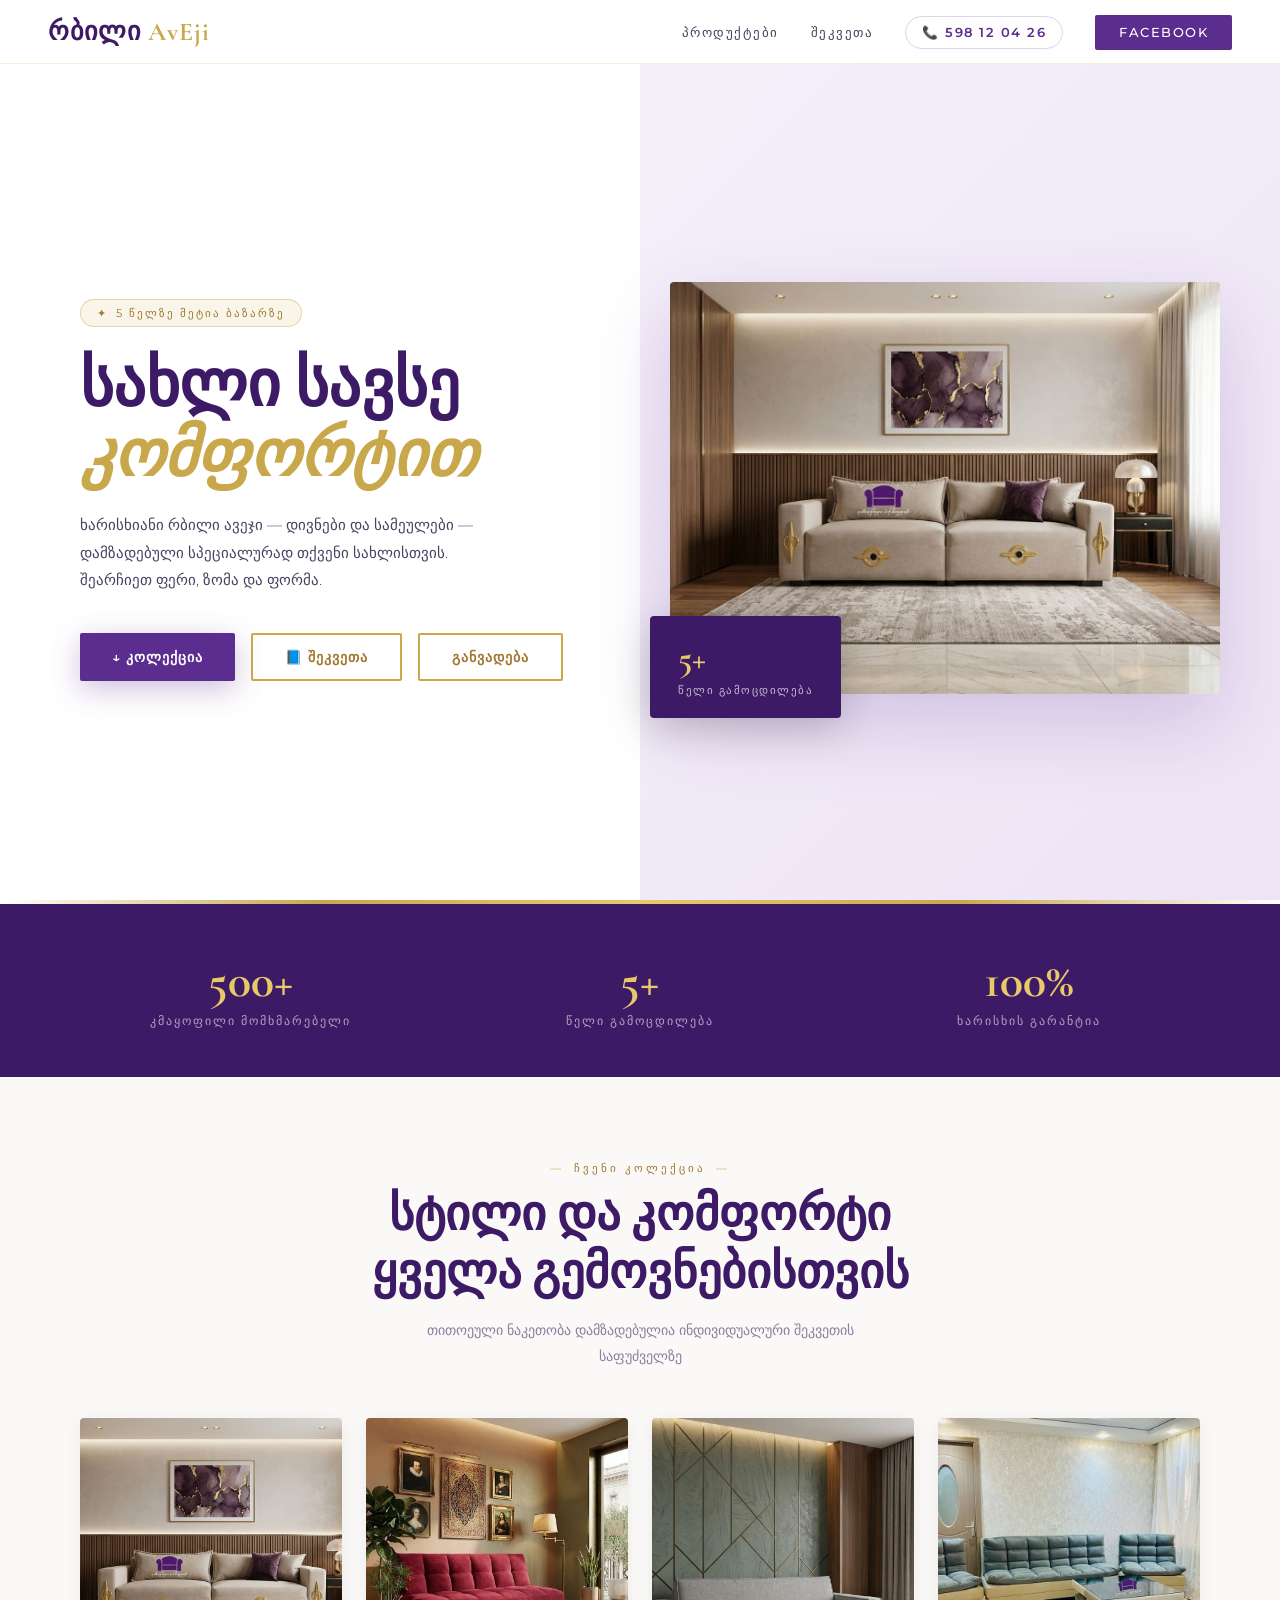
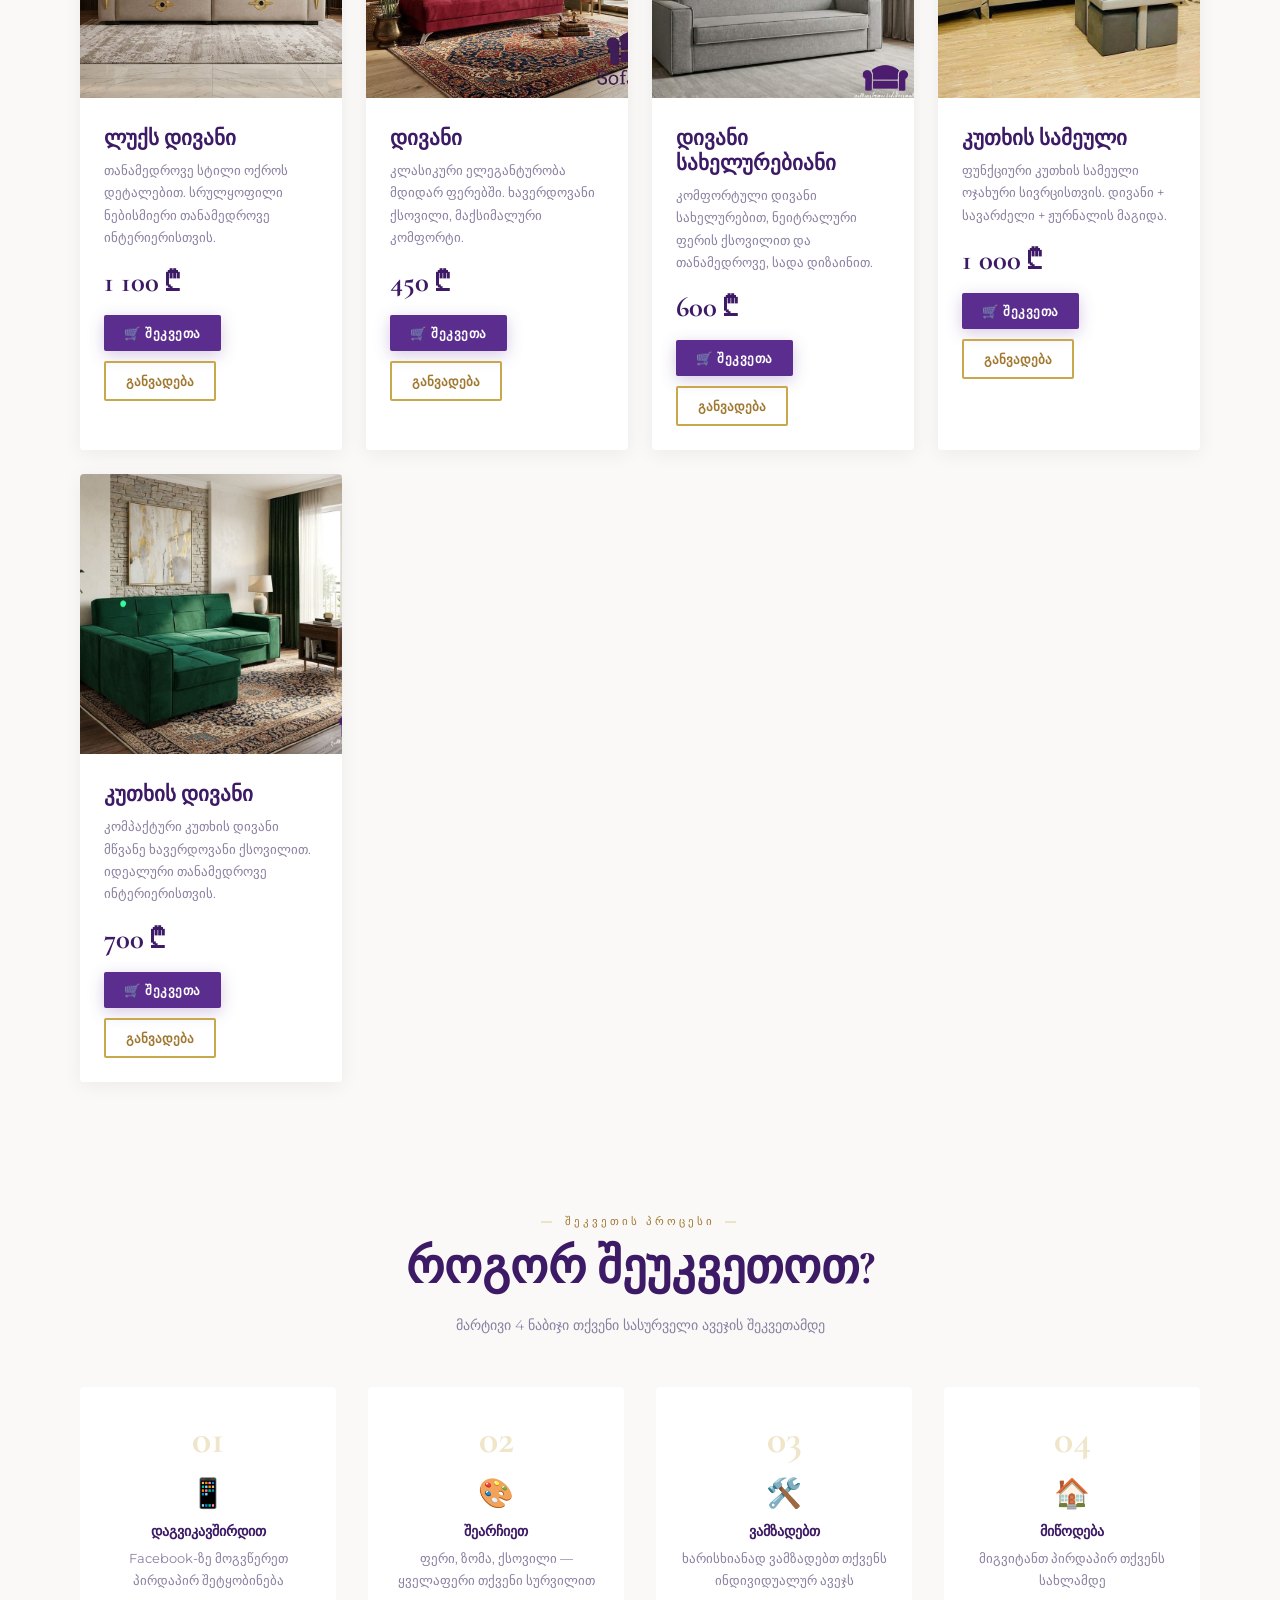
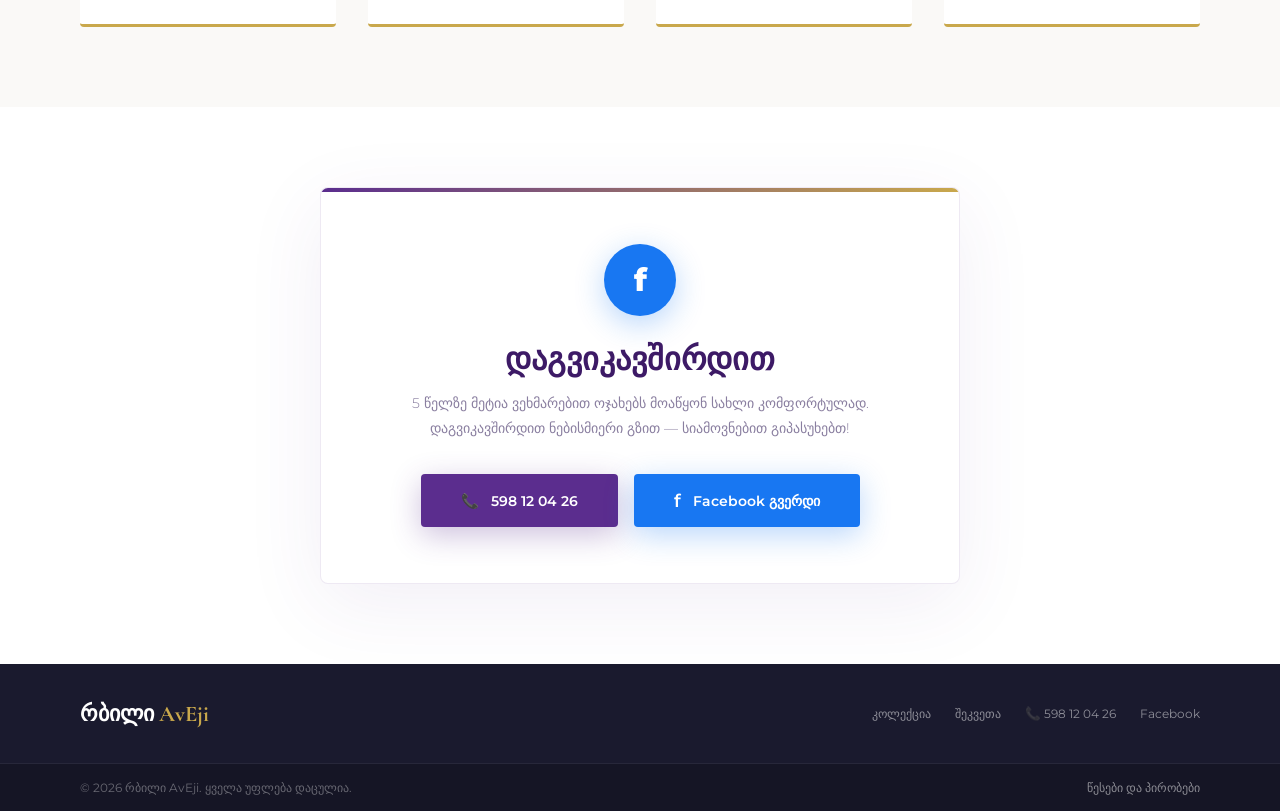
<file: index.html>
<!DOCTYPE html>
<html lang="ka">
<head>
  <meta charset="UTF-8">
  <meta name="viewport" content="width=device-width, initial-scale=1.0">
  <meta name="description" content="რბილი AvEji — ხარისხიანი დივნები და სამეულები. 5 წელზე მეტი გამოცდილება. შეკვეთა Facebook-ზე.">
  <title>რბილი AvEji — დივნები & სამეულები</title>

  <!-- Google Fonts -->
  <link href="https://fonts.googleapis.com/css2?family=Cormorant+Garamond:ital,wght@0,400;0,600;0,700;1,400&family=Montserrat:wght@300;400;500;600&display=swap" rel="stylesheet">

  <!-- Stylesheet -->
  <link rel="stylesheet" href="style.css">
</head>
<body>

<!-- ════════════ NAVBAR ════════════ -->
<nav>
  <a href="#" class="nav-logo">რბილი<span> AvEji</span></a>
  <ul class="nav-links">
    <li><a href="#products">პროდუქტები</a></li>
    <li><a href="#how">შეკვეთა</a></li>
    
    <li><a href="tel:+995598120426" class="nav-phone">📞 598 12 04 26</a></li>
    <li><a href="https://www.facebook.com/profile.php?id=100077737552645" target="_blank" class="nav-cta">Facebook</a></li>
  </ul>
  <!-- Mobile hamburger -->
  <div class="hamburger">
    <span></span><span></span><span></span>
  </div>
</nav>

<!-- Mobile nav menu -->
<div class="mobile-menu">
  <a href="#products">პროდუქტები</a>
  <a href="#how">შეკვეთის პროცესი</a>
  
  <a href="tel:+995598120426">📞 598 12 04 26</a>
  <a href="https://www.facebook.com/profile.php?id=100077737552645" target="_blank">📘 Facebook გვერდი</a>
</div>


<!-- ════════════ HERO ════════════ -->
<section class="hero">
  <div class="hero-text">
    <div class="hero-badge">5 წელზე მეტია ბაზარზე</div>
    <h1 class="hero-title">
      სახლი სავსე<br>
      <span class="accent">კომფორტით</span>
    </h1>
    <p class="hero-subtitle">
      ხარისხიანი რბილი ავეჯი — დივნები და სამეულები — დამზადებული
      სპეციალურად თქვენი სახლისთვის. შეარჩიეთ ფერი, ზომა და ფორმა.
    </p>
    <div class="hero-btns">
      <a href="#products" class="btn-primary">↓ კოლექცია</a>
      <a href="https://www.facebook.com/profile.php?id=100077737552645" target="_blank" class="btn-secondary">📘 შეკვეთა</a>
      <a href="installment.html" class="btn-secondary">განვადება</a>
    </div>
  </div>
  <div class="hero-image">
    <div class="hero-img-wrap">
      <img src="sofa-luxury.jpg" alt="ლუქს დივანი">
      <div class="hero-img-badge">
        <span class="num">5+</span>
        <span class="label">წელი გამოცდილება</span>
      </div>
    </div>
  </div>
</section>

<!-- Gold divider -->
<div class="gold-divider"></div>


<!-- ════════════ STATS ════════════ -->
<section class="stats">
  <div class="reveal" data-delay="0">
    <span class="stat-num">500+</span>
    <span class="stat-label">კმაყოფილი მომხმარებელი</span>
  </div>
  <div class="reveal" data-delay="150">
    <span class="stat-num">5+</span>
    <span class="stat-label">წელი გამოცდილება</span>
  </div>
  <div class="reveal" data-delay="300">
    <span class="stat-num">100%</span>
    <span class="stat-label">ხარისხის გარანტია</span>
  </div>
</section>


<!-- ════════════ PRODUCTS ════════════ -->
<section class="products" id="products">
  <div class="section-header reveal">
    <div class="section-tag">ჩვენი კოლექცია</div>
    <h2 class="section-title">სტილი და კომფორტი<br>ყველა გემოვნებისთვის</h2>
    <p class="section-subtitle">თითოეული ნაკეთობა დამზადებულია ინდივიდუალური შეკვეთის საფუძველზე</p>
  </div>
  <div class="products-grid">
    <div class="product-card reveal" data-delay="0">
      <img src="sofa-luxury.jpg" alt="ლუქს დივანი">
      <div class="product-info">
        <div class="product-name">ლუქს დივანი</div>
        <p class="product-desc">თანამედროვე სტილი ოქროს დეტალებით. სრულყოფილი ნებისმიერი თანამედროვე ინტერიერისთვის.</p>
        <div class="product-price">1 100 ₾</div>
        <div class="product-btns">
          <a href="https://www.facebook.com/profile.php?id=100077737552645" target="_blank" class="btn-buy">🛒 შეკვეთა</a>
          <a href="installment.html" class="btn-installment">განვადება</a>
        </div>
      </div>
    </div>
    <div class="product-card reveal" data-delay="150">
      <img src="sofa-classic.jpg" alt="დივანი">
      <div class="product-info">
        <div class="product-name">დივანი</div>
        <p class="product-desc">კლასიკური ელეგანტურობა მდიდარ ფერებში. ხავერდოვანი ქსოვილი, მაქსიმალური კომფორტი.</p>
        <div class="product-price">450 ₾</div>
        <div class="product-btns">
          <a href="https://www.facebook.com/profile.php?id=100077737552645" target="_blank" class="btn-buy">🛒 შეკვეთა</a>
          <a href="installment.html" class="btn-installment">განვადება</a>
        </div>
      </div>
    </div>
    <div class="product-card reveal" data-delay="300">
      <img src="sofa-with-arms.jfif" alt="დივანი სახელურებიანი">
      <div class="product-info">
        <div class="product-name">დივანი სახელურებიანი</div>
        <p class="product-desc">კომფორტული დივანი სახელურებით, ნეიტრალური ფერის ქსოვილით და თანამედროვე, სადა დიზაინით.</p>
        <div class="product-price">600 ₾</div>
        <div class="product-btns">
          <a href="https://www.facebook.com/profile.php?id=100077737552645" target="_blank" class="btn-buy">🛒 შეკვეთა</a>
          <a href="installment.html" class="btn-installment">განვადება</a>
        </div>
      </div>
    </div>
    <div class="product-card reveal" data-delay="450">
      <img src="sofa-corner.jpg" alt="კუთხის სამეული">
      <div class="product-info">
        <div class="product-name">კუთხის სამეული</div>
        <p class="product-desc">ფუნქციური კუთხის სამეული ოჯახური სივრცისთვის. დივანი + სავარძელი + ჟურნალის მაგიდა.</p>
        <div class="product-price">1 000 ₾</div>
        <div class="product-btns">
          <a href="https://www.facebook.com/profile.php?id=100077737552645" target="_blank" class="btn-buy">🛒 შეკვეთა</a>
          <a href="installment.html" class="btn-installment">განვადება</a>
        </div>
      </div>
    </div>
    <div class="product-card reveal" data-delay="600">
      <img src="sofa-corner-green.jpg" alt="კუთხის დივანი">
      <div class="product-info">
        <div class="product-name">კუთხის დივანი</div>
        <p class="product-desc">კომპაქტური კუთხის დივანი მწვანე ხავერდოვანი ქსოვილით. იდეალური თანამედროვე ინტერიერისთვის.</p>
        <div class="product-price">700 ₾</div>
        <div class="product-btns">
          <a href="https://www.facebook.com/profile.php?id=100077737552645" target="_blank" class="btn-buy">🛒 შეკვეთა</a>
          <a href="installment.html" class="btn-installment">განვადება</a>
        </div>
      </div>
    </div>
    <div class="product-card reveal" data-delay="750">
      <img src="coner-sofa.jpeg" alt="სამეული">
      <div class="product-info">
        <div class="product-name">სამეული</div>
        <p class="product-desc">მწვანე ხავერდოვანი სამეული კომფორტული დასაჯდომებით. შესაფერისი მისაღები ოთახისთვის.</p>
        <div class="product-price">750 ₾</div>
        <div class="product-btns">
          <a href="https://www.facebook.com/profile.php?id=100077737552645" target="_blank" class="btn-buy">🛒 შეკვეთა</a>
          <a href="installment.html" class="btn-installment">განვადება</a>
        </div>
      </div>
    </div>
  </div>
</section>


<!-- ════════════ HOW IT WORKS ════════════ -->
<section id="how" class="how-it-works">
  <div class="section-header reveal" style="padding-top:48px">
    <div class="section-tag">შეკვეთის პროცესი</div>
    <h2 class="section-title">როგორ შეუკვეთოთ?</h2>
    <p class="section-subtitle">მარტივი 4 ნაბიჯი თქვენი სასურველი ავეჯის შეკვეთამდე</p>
  </div>
  <div class="steps">
    <div class="step reveal" data-delay="0">
      <span class="step-num">01</span>
      <span class="step-icon">📱</span>
      <div class="step-title">დაგვიკავშირდით</div>
      <p class="step-desc">Facebook-ზე მოგვწერეთ პირდაპირ შეტყობინება</p>
    </div>
    <div class="step reveal" data-delay="100">
      <span class="step-num">02</span>
      <span class="step-icon">🎨</span>
      <div class="step-title">შეარჩიეთ</div>
      <p class="step-desc">ფერი, ზომა, ქსოვილი — ყველაფერი თქვენი სურვილით</p>
    </div>
    <div class="step reveal" data-delay="200">
      <span class="step-num">03</span>
      <span class="step-icon">🛠️</span>
      <div class="step-title">ვამზადებთ</div>
      <p class="step-desc">ხარისხიანად ვამზადებთ თქვენს ინდივიდუალურ ავეჯს</p>
    </div>
    <div class="step reveal" data-delay="300">
      <span class="step-num">04</span>
      <span class="step-icon">🏠</span>
      <div class="step-title">მიწოდება</div>
      <p class="step-desc">მიგვიტანთ პირდაპირ თქვენს სახლამდე</p>
    </div>
  </div>
</section>



<!-- ════════════ FACEBOOK CTA ════════════ -->
<section class="fb-section" id="contact">
  <div class="fb-card reveal">
    <div class="fb-icon">f</div>
    <h3 class="fb-title">დაგვიკავშირდით</h3>
    <p class="fb-desc">
      5 წელზე მეტია ვეხმარებით ოჯახებს მოაწყონ სახლი კომფორტულად.
      დაგვიკავშირდით ნებისმიერი გზით — სიამოვნებით გიპასუხებთ!
    </p>
    <div style="display:flex;gap:16px;justify-content:center;flex-wrap:wrap">
      <a href="tel:+995598120426" class="fb-btn" style="background:var(--purple);box-shadow:0 8px 30px rgba(91,45,142,0.3)">
        <span>📞</span> 598 12 04 26
      </a>
      <a href="https://www.facebook.com/profile.php?id=100077737552645" target="_blank" class="fb-btn">
        <span style="font-size:1.1rem">f</span> Facebook გვერდი
      </a>
    </div>
  </div>
</section>


<!-- ════════════ FOOTER ════════════ -->
<footer>
  <div class="footer-top">
    <a href="#" class="footer-logo">რბილი <span>AvEji</span></a>
    <div class="footer-links">
      <a href="#products">კოლექცია</a>
      <a href="#how">შეკვეთა</a>
      <a href="tel:+995598120426">📞 598 12 04 26</a>
      <a href="https://www.facebook.com/profile.php?id=100077737552645" target="_blank">Facebook</a>
    </div>
  </div>
  <div class="footer-bottom">
    <span>© 2026 რბილი AvEji. ყველა უფლება დაცულია.</span>
    <div class="footer-legal">
      <a href="terms.html">წესები და პირობები</a>
    </div>
  </div>
</footer>

<!-- JavaScript -->
<script src="main.js"></script>
</body>
</html>
</file>
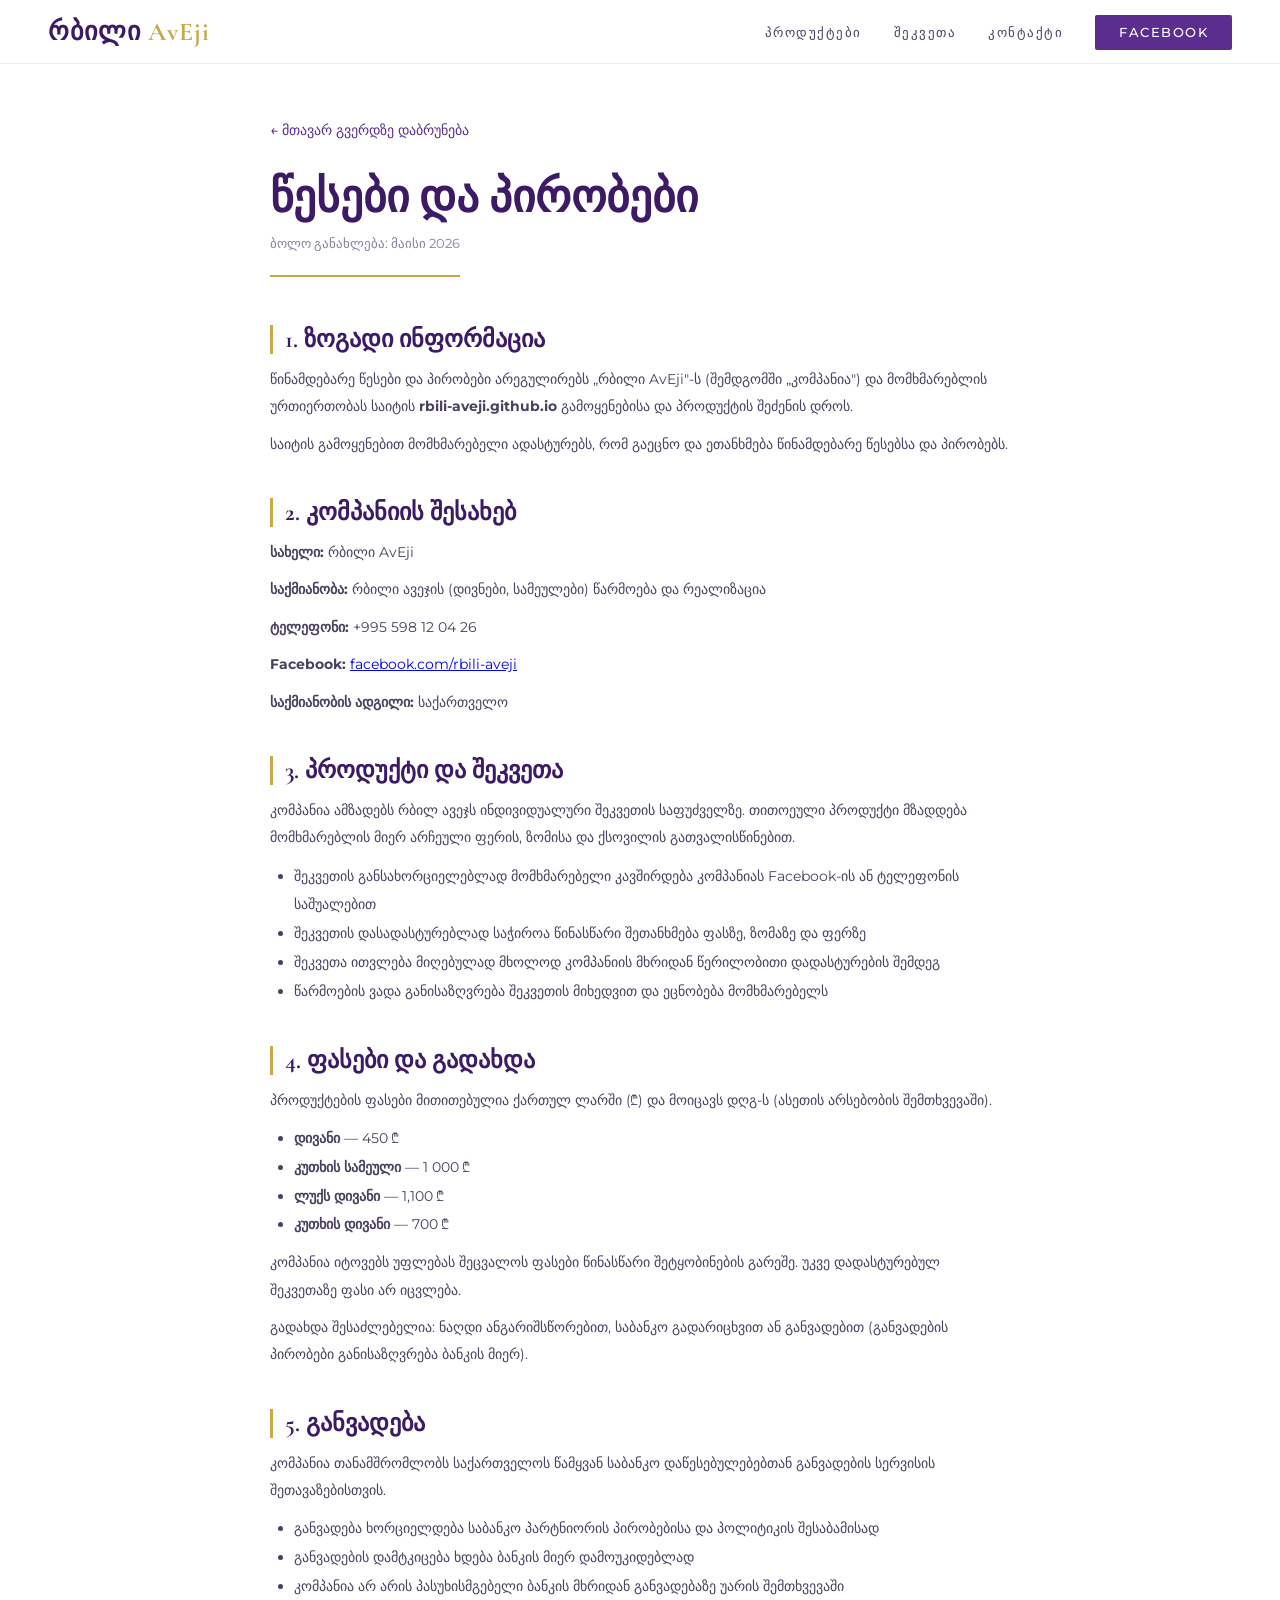
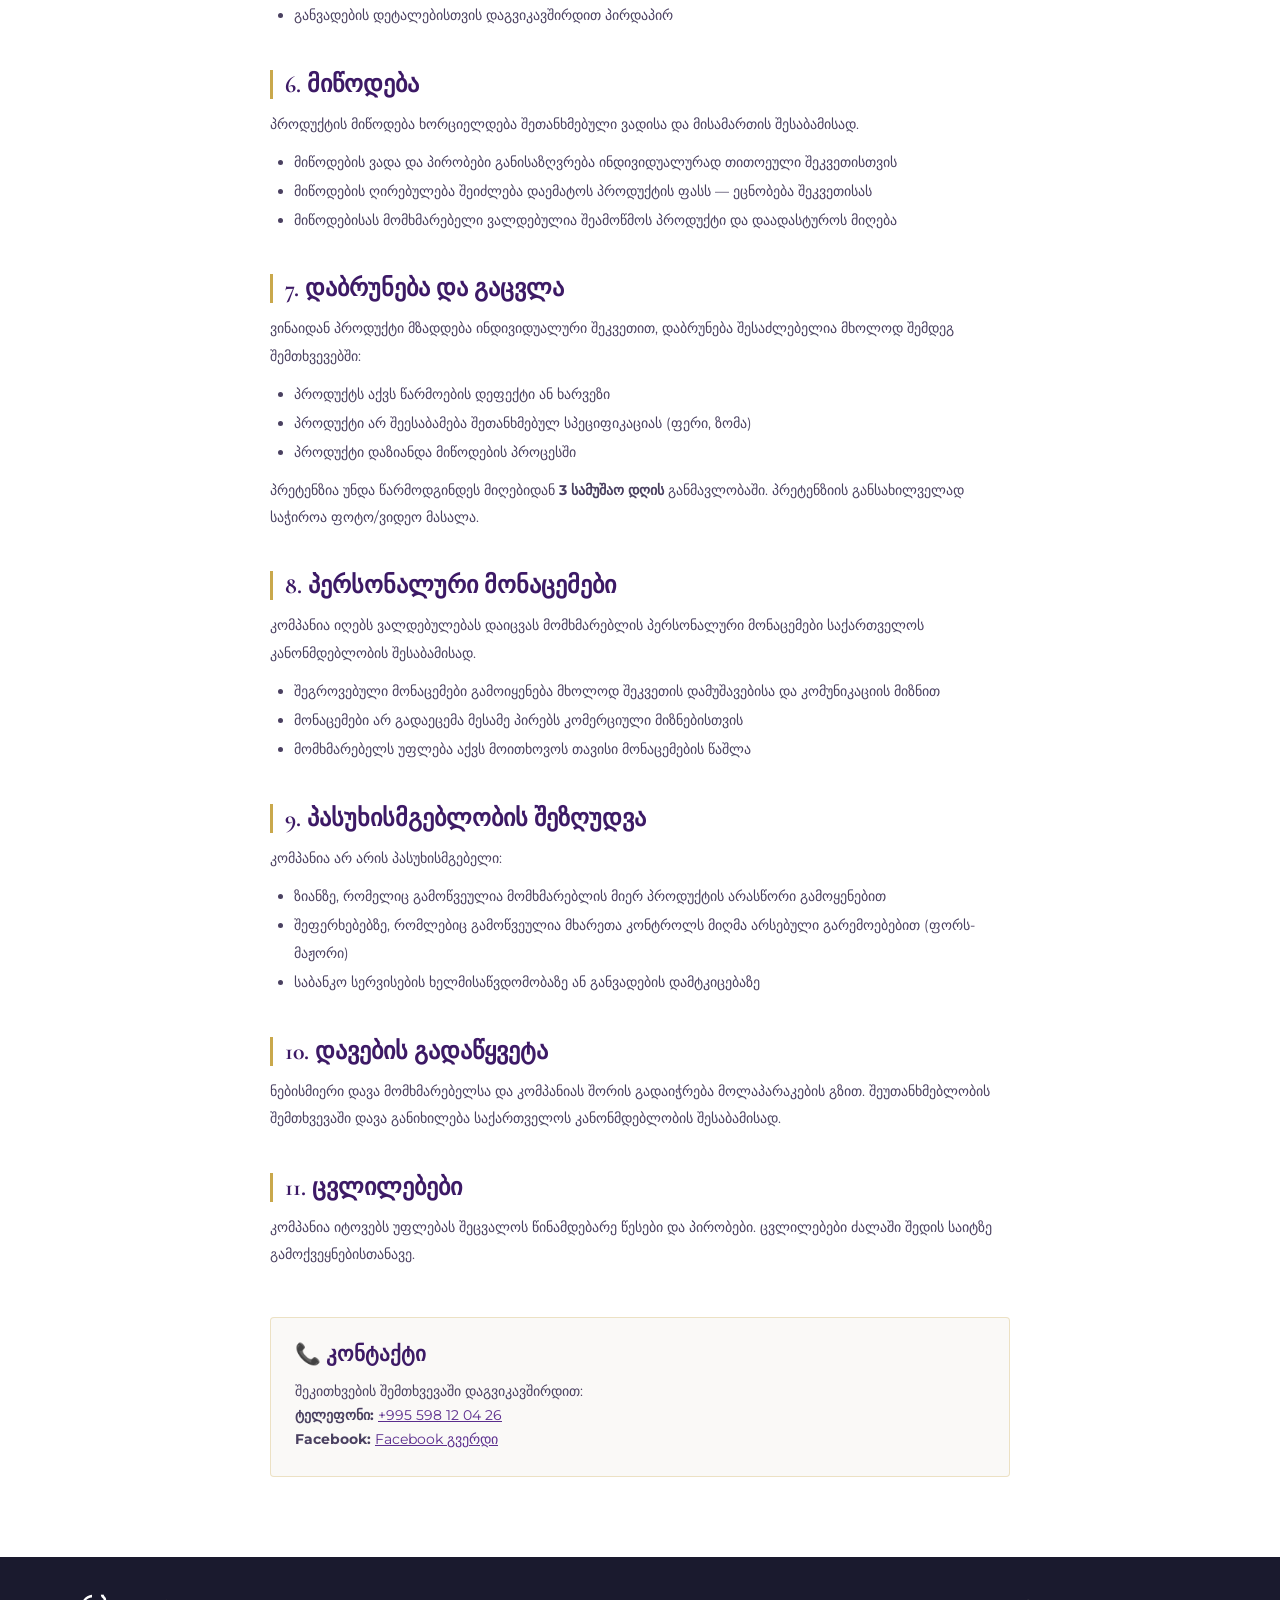
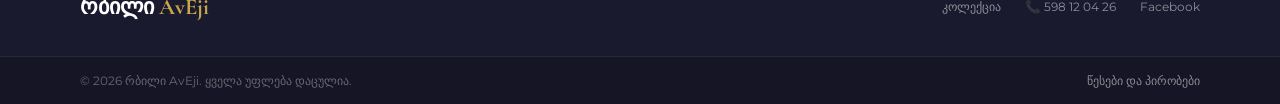
<file: terms.html>
<!DOCTYPE html>
<html lang="ka">
<head>
  <meta charset="UTF-8">
  <meta name="viewport" content="width=device-width, initial-scale=1.0">
  <title>წესები და პირობები — რბილი AvEji</title>
  <link href="https://fonts.googleapis.com/css2?family=Cormorant+Garamond:ital,wght@0,400;0,600;0,700;1,400&family=Montserrat:wght@300;400;500;600&display=swap" rel="stylesheet">
  <link rel="stylesheet" href="style.css">
  <style>
    .terms-page { max-width: 820px; margin: 0 auto; padding: 120px 40px 80px; }
    .terms-page h1 {
      font-family: 'Cormorant Garamond', serif;
      font-size: 2.8rem; color: var(--purple-dark);
      margin-bottom: 8px;
    }
    .terms-updated {
      font-size: 0.8rem; color: var(--text-light);
      margin-bottom: 48px; padding-bottom: 24px;
      border-bottom: 2px solid var(--gold);
      display: inline-block;
    }
    .terms-section { margin-bottom: 40px; }
    .terms-section h2 {
      font-family: 'Cormorant Garamond', serif;
      font-size: 1.5rem; color: var(--purple-dark);
      margin-bottom: 12px;
      padding-left: 12px;
      border-left: 3px solid var(--gold);
    }
    .terms-section p {
      font-size: 0.9rem; color: var(--text-mid);
      line-height: 1.9; margin-bottom: 10px;
    }
    .terms-section ul {
      margin: 10px 0 10px 24px;
      font-size: 0.9rem; color: var(--text-mid); line-height: 2;
    }
    .back-btn {
      display: inline-flex; align-items: center; gap: 8px;
      color: var(--purple); text-decoration: none;
      font-size: 0.85rem; font-weight: 500;
      margin-bottom: 32px;
    }
    .back-btn:hover { color: var(--purple-dark); }
    .contact-box {
      background: var(--off-white);
      border: 1px solid rgba(201,168,76,0.3);
      border-radius: 4px; padding: 24px;
      margin-top: 48px;
    }
    .contact-box h3 {
      font-family: 'Cormorant Garamond', serif;
      color: var(--purple-dark); font-size: 1.3rem;
      margin-bottom: 12px;
    }
    .contact-box p { font-size: 0.85rem; color: var(--text-mid); line-height: 1.8; }
    .contact-box a { color: var(--purple); }
  </style>
</head>
<body>

<nav>
  <a href="index.html" class="nav-logo">რბილი<span> AvEji</span></a>
  <ul class="nav-links">
    <li><a href="index.html#products">პროდუქტები</a></li>
    <li><a href="index.html#how">შეკვეთა</a></li>
    <li><a href="index.html#contact">კონტაქტი</a></li>
    <li><a href="https://www.facebook.com/profile.php?id=100077737552645" target="_blank" class="nav-cta">Facebook</a></li>
  </ul>
</nav>

<div class="terms-page">

  <a href="index.html" class="back-btn">← მთავარ გვერდზე დაბრუნება</a>

  <h1>წესები და პირობები</h1>
  <span class="terms-updated">ბოლო განახლება: მაისი 2026</span>

  <!-- 1 -->
  <div class="terms-section">
    <h2>1. ზოგადი ინფორმაცია</h2>
    <p>წინამდებარე წესები და პირობები არეგულირებს „რბილი AvEji"-ს (შემდგომში „კომპანია") და მომხმარებლის ურთიერთობას საიტის <strong>rbili-aveji.github.io</strong> გამოყენებისა და პროდუქტის შეძენის დროს.</p>
    <p>საიტის გამოყენებით მომხმარებელი ადასტურებს, რომ გაეცნო და ეთანხმება წინამდებარე წესებსა და პირობებს.</p>
  </div>

  <!-- 2 -->
  <div class="terms-section">
    <h2>2. კომპანიის შესახებ</h2>
    <p><strong>სახელი:</strong> რბილი AvEji</p>
    <p><strong>საქმიანობა:</strong> რბილი ავეჯის (დივნები, სამეულები) წარმოება და რეალიზაცია</p>
    <p><strong>ტელეფონი:</strong> +995 598 12 04 26</p>
    <p><strong>Facebook:</strong> <a href="https://www.facebook.com/profile.php?id=100077737552645" target="_blank">facebook.com/rbili-aveji</a></p>
    <p><strong>საქმიანობის ადგილი:</strong> საქართველო</p>
  </div>

  <!-- 3 -->
  <div class="terms-section">
    <h2>3. პროდუქტი და შეკვეთა</h2>
    <p>კომპანია ამზადებს რბილ ავეჯს ინდივიდუალური შეკვეთის საფუძველზე. თითოეული პროდუქტი მზადდება მომხმარებლის მიერ არჩეული ფერის, ზომისა და ქსოვილის გათვალისწინებით.</p>
    <ul>
      <li>შეკვეთის განსახორციელებლად მომხმარებელი კავშირდება კომპანიას Facebook-ის ან ტელეფონის საშუალებით</li>
      <li>შეკვეთის დასადასტურებლად საჭიროა წინასწარი შეთანხმება ფასზე, ზომაზე და ფერზე</li>
      <li>შეკვეთა ითვლება მიღებულად მხოლოდ კომპანიის მხრიდან წერილობითი დადასტურების შემდეგ</li>
      <li>წარმოების ვადა განისაზღვრება შეკვეთის მიხედვით და ეცნობება მომხმარებელს</li>
    </ul>
  </div>

  <!-- 4 -->
  <div class="terms-section">
    <h2>4. ფასები და გადახდა</h2>
    <p>პროდუქტების ფასები მითითებულია ქართულ ლარში (₾) და მოიცავს დღგ-ს (ასეთის არსებობის შემთხვევაში).</p>
    <ul>
      <li><strong>დივანი</strong> — 450 ₾</li>
      <li><strong>კუთხის სამეული</strong> — 1 000 ₾</li>
      <li><strong>ლუქს დივანი</strong> — 1,100 ₾</li>
      <li><strong>კუთხის დივანი</strong> — 700 ₾</li>
    </ul>
    <p>კომპანია იტოვებს უფლებას შეცვალოს ფასები წინასწარი შეტყობინების გარეშე. უკვე დადასტურებულ შეკვეთაზე ფასი არ იცვლება.</p>
    <p>გადახდა შესაძლებელია: ნაღდი ანგარიშსწორებით, საბანკო გადარიცხვით ან განვადებით (განვადების პირობები განისაზღვრება ბანკის მიერ).</p>
  </div>

  <!-- 5 -->
  <div class="terms-section">
    <h2>5. განვადება</h2>
    <p>კომპანია თანამშრომლობს საქართველოს წამყვან საბანკო დაწესებულებებთან განვადების სერვისის შეთავაზებისთვის.</p>
    <ul>
      <li>განვადება ხორციელდება საბანკო პარტნიორის პირობებისა და პოლიტიკის შესაბამისად</li>
      <li>განვადების დამტკიცება ხდება ბანკის მიერ დამოუკიდებლად</li>
      <li>კომპანია არ არის პასუხისმგებელი ბანკის მხრიდან განვადებაზე უარის შემთხვევაში</li>
      <li>განვადების დეტალებისთვის დაგვიკავშირდით პირდაპირ</li>
    </ul>
  </div>

  <!-- 6 -->
  <div class="terms-section">
    <h2>6. მიწოდება</h2>
    <p>პროდუქტის მიწოდება ხორციელდება შეთანხმებული ვადისა და მისამართის შესაბამისად.</p>
    <ul>
      <li>მიწოდების ვადა და პირობები განისაზღვრება ინდივიდუალურად თითოეული შეკვეთისთვის</li>
      <li>მიწოდების ღირებულება შეიძლება დაემატოს პროდუქტის ფასს — ეცნობება შეკვეთისას</li>
      <li>მიწოდებისას მომხმარებელი ვალდებულია შეამოწმოს პროდუქტი და დაადასტუროს მიღება</li>
    </ul>
  </div>

  <!-- 7 -->
  <div class="terms-section">
    <h2>7. დაბრუნება და გაცვლა</h2>
    <p>ვინაიდან პროდუქტი მზადდება ინდივიდუალური შეკვეთით, დაბრუნება შესაძლებელია მხოლოდ შემდეგ შემთხვევებში:</p>
    <ul>
      <li>პროდუქტს აქვს წარმოების დეფექტი ან ხარვეზი</li>
      <li>პროდუქტი არ შეესაბამება შეთანხმებულ სპეციფიკაციას (ფერი, ზომა)</li>
      <li>პროდუქტი დაზიანდა მიწოდების პროცესში</li>
    </ul>
    <p>პრეტენზია უნდა წარმოდგინდეს მიღებიდან <strong>3 სამუშაო დღის</strong> განმავლობაში. პრეტენზიის განსახილველად საჭიროა ფოტო/ვიდეო მასალა.</p>
  </div>

  <!-- 8 -->
  <div class="terms-section">
    <h2>8. პერსონალური მონაცემები</h2>
    <p>კომპანია იღებს ვალდებულებას დაიცვას მომხმარებლის პერსონალური მონაცემები საქართველოს კანონმდებლობის შესაბამისად.</p>
    <ul>
      <li>შეგროვებული მონაცემები გამოიყენება მხოლოდ შეკვეთის დამუშავებისა და კომუნიკაციის მიზნით</li>
      <li>მონაცემები არ გადაეცემა მესამე პირებს კომერციული მიზნებისთვის</li>
      <li>მომხმარებელს უფლება აქვს მოითხოვოს თავისი მონაცემების წაშლა</li>
    </ul>
  </div>

  <!-- 9 -->
  <div class="terms-section">
    <h2>9. პასუხისმგებლობის შეზღუდვა</h2>
    <p>კომპანია არ არის პასუხისმგებელი:</p>
    <ul>
      <li>ზიანზე, რომელიც გამოწვეულია მომხმარებლის მიერ პროდუქტის არასწორი გამოყენებით</li>
      <li>შეფერხებებზე, რომლებიც გამოწვეულია მხარეთა კონტროლს მიღმა არსებული გარემოებებით (ფორს-მაჟორი)</li>
      <li>საბანკო სერვისების ხელმისაწვდომობაზე ან განვადების დამტკიცებაზე</li>
    </ul>
  </div>

  <!-- 10 -->
  <div class="terms-section">
    <h2>10. დავების გადაწყვეტა</h2>
    <p>ნებისმიერი დავა მომხმარებელსა და კომპანიას შორის გადაიჭრება მოლაპარაკების გზით. შეუთანხმებლობის შემთხვევაში დავა განიხილება საქართველოს კანონმდებლობის შესაბამისად.</p>
  </div>

  <!-- 11 -->
  <div class="terms-section">
    <h2>11. ცვლილებები</h2>
    <p>კომპანია იტოვებს უფლებას შეცვალოს წინამდებარე წესები და პირობები. ცვლილებები ძალაში შედის საიტზე გამოქვეყნებისთანავე.</p>
  </div>

  <div class="contact-box">
    <h3>📞 კონტაქტი</h3>
    <p>შეკითხვების შემთხვევაში დაგვიკავშირდით:<br>
    <strong>ტელეფონი:</strong> <a href="tel:+995598120426">+995 598 12 04 26</a><br>
    <strong>Facebook:</strong> <a href="https://www.facebook.com/profile.php?id=100077737552645" target="_blank">Facebook გვერდი</a>
    </p>
  </div>

</div>

<footer>
  <div class="footer-top">
    <a href="index.html" class="footer-logo">რბილი <span>AvEji</span></a>
    <div class="footer-links">
      <a href="index.html#products">კოლექცია</a>
      <a href="tel:+995598120426">📞 598 12 04 26</a>
      <a href="https://www.facebook.com/profile.php?id=100077737552645" target="_blank">Facebook</a>
    </div>
  </div>
  <div class="footer-bottom">
    <span>© 2026 რბილი AvEji. ყველა უფლება დაცულია.</span>
    <div class="footer-legal">
      <a href="terms.html">წესები და პირობები</a>
    </div>
  </div>
</footer>

<script src="main.js"></script>
</body>
</html>
</file>
<file: style.css>
/* ═══════════════════════════════════════════
   რბილი AvEji — Main Stylesheet
   Colors: White / Purple / Gold
═══════════════════════════════════════════ */

:root {
  --purple:       #5B2D8E;
  --purple-light: #7B3DB5;
  --purple-dark:  #3D1A66;
  --gold:         #C9A84C;
  --gold-light:   #E8C96A;
  --gold-dark:    #A07830;
  --white:        #FFFFFF;
  --off-white:    #FAF9F7;
  --text-dark:    #1A1A2E;
  --text-mid:     #4A4060;
  --text-light:   #8A7FA0;
}

* { margin: 0; padding: 0; box-sizing: border-box; }
html { scroll-behavior: smooth; }
body {
  font-family: 'Montserrat', sans-serif;
  background: var(--white);
  color: var(--text-dark);
  overflow-x: hidden;
}

/* ── NAVBAR ── */
nav {
  position: fixed; top: 0; left: 0; right: 0; z-index: 100;
  background: rgba(255,255,255,0.95);
  backdrop-filter: blur(10px);
  border-bottom: 1px solid rgba(201,168,76,0.2);
  display: flex; align-items: center; justify-content: space-between;
  padding: 16px 48px;
  transition: box-shadow 0.3s;
}
nav.scrolled { box-shadow: 0 4px 30px rgba(91,45,142,0.1); }
.nav-logo {
  font-family: 'Cormorant Garamond', serif;
  font-size: 1.6rem; font-weight: 700;
  color: var(--purple-dark); letter-spacing: 1px;
  text-decoration: none;
}
.nav-logo span { color: var(--gold); }
.nav-links { display: flex; gap: 32px; list-style: none; }
.nav-links a {
  text-decoration: none; color: var(--text-mid);
  font-size: 0.8rem; font-weight: 500; letter-spacing: 1.5px;
  text-transform: uppercase; transition: color 0.3s;
}
.nav-links a:hover { color: var(--purple); }
.nav-phone {
  color: var(--purple) !important;
  font-weight: 600 !important;
  border: 1px solid rgba(91,45,142,0.2);
  padding: 8px 16px;
  border-radius: 20px;
  transition: all 0.3s !important;
}
.nav-phone:hover {
  background: var(--purple) !important;
  color: white !important;
  border-color: var(--purple);
}
.nav-cta {
  background: var(--purple) !important;
  color: white !important;
  padding: 10px 24px; border-radius: 2px;
}
.nav-cta:hover { background: var(--purple-dark) !important; }

/* Hamburger */
.hamburger { display: none; flex-direction: column; gap: 5px; cursor: pointer; }
.hamburger span {
  display: block; width: 24px; height: 2px;
  background: var(--purple-dark); transition: all 0.3s;
}
.hamburger.open span:nth-child(1) { transform: translateY(7px) rotate(45deg); }
.hamburger.open span:nth-child(2) { opacity: 0; }
.hamburger.open span:nth-child(3) { transform: translateY(-7px) rotate(-45deg); }
.mobile-menu {
  display: none; position: fixed; top: 65px; left: 0; right: 0;
  background: white; padding: 24px 48px;
  box-shadow: 0 10px 40px rgba(0,0,0,0.1);
  flex-direction: column; gap: 20px; z-index: 99;
}
.mobile-menu.open { display: flex; }
.mobile-menu a {
  text-decoration: none; color: var(--text-mid);
  font-size: 0.9rem; font-weight: 500;
  padding: 8px 0; border-bottom: 1px solid rgba(0,0,0,0.05);
}

/* ── HERO ── */
.hero {
  min-height: 100vh;
  display: grid; grid-template-columns: 1fr 1fr;
  align-items: center; padding-top: 80px;
  position: relative; overflow: hidden;
}
.hero::before {
  content: '';
  position: absolute; top: 0; right: 0;
  width: 50%; height: 100%;
  background: linear-gradient(135deg, #F5F0FA 0%, #EDE4F5 100%);
  z-index: 0;
}
.hero-text {
  padding: 80px 48px 80px 80px;
  position: relative; z-index: 1;
  animation: fadeInLeft 0.9s ease both;
}
.hero-badge {
  display: inline-flex; align-items: center; gap: 8px;
  background: rgba(201,168,76,0.12);
  border: 1px solid rgba(201,168,76,0.4);
  color: var(--gold-dark);
  font-size: 0.7rem; letter-spacing: 2px; text-transform: uppercase;
  padding: 6px 16px; border-radius: 20px; margin-bottom: 24px;
}
.hero-badge::before { content: '✦'; }
.hero-title {
  font-family: 'Cormorant Garamond', serif;
  font-size: clamp(2.8rem, 5vw, 4.5rem);
  font-weight: 700; line-height: 1.1;
  color: var(--purple-dark); margin-bottom: 20px;
}
.hero-title .accent { color: var(--gold); font-style: italic; }
.hero-subtitle {
  font-size: 0.95rem; color: var(--text-mid);
  line-height: 1.8; max-width: 420px;
  margin-bottom: 40px; font-weight: 300;
}
.hero-btns { display: flex; gap: 16px; flex-wrap: wrap; }
.hero-image {
  position: relative; z-index: 1;
  padding: 60px 60px 60px 30px;
  display: flex; justify-content: center;
  animation: fadeInRight 0.9s ease both;
}
.hero-img-wrap { position: relative; width: 100%; max-width: 560px; }
.hero-img-wrap img {
  width: 100%; border-radius: 4px;
  box-shadow: 0 30px 80px rgba(91,45,142,0.2);
}
.hero-img-badge {
  position: absolute; bottom: -20px; left: -20px;
  background: var(--purple-dark);
  color: white; padding: 20px 28px; border-radius: 4px;
  box-shadow: 0 10px 40px rgba(0,0,0,0.2);
}
.hero-img-badge .num {
  font-family: 'Cormorant Garamond', serif;
  font-size: 2.2rem; font-weight: 700;
  color: var(--gold-light); display: block;
}
.hero-img-badge .label {
  font-size: 0.7rem; letter-spacing: 1.5px;
  text-transform: uppercase; color: rgba(255,255,255,0.7);
}

/* ── BUTTONS ── */
.btn-primary {
  display: inline-flex; align-items: center; gap: 10px;
  background: var(--purple); color: white; text-decoration: none;
  padding: 14px 32px; font-size: 0.85rem; font-weight: 600;
  letter-spacing: 1px; text-transform: uppercase; border-radius: 2px;
  transition: all 0.3s; box-shadow: 0 8px 30px rgba(91,45,142,0.3);
  cursor: pointer; border: none; font-family: 'Montserrat', sans-serif;
}
.btn-primary:hover {
  background: var(--purple-dark); transform: translateY(-2px);
  box-shadow: 0 12px 40px rgba(91,45,142,0.4);
}
.btn-secondary {
  display: inline-flex; align-items: center; gap: 10px;
  border: 2px solid var(--gold); color: var(--gold-dark);
  text-decoration: none; padding: 14px 32px;
  font-size: 0.85rem; font-weight: 600;
  letter-spacing: 1px; text-transform: uppercase; border-radius: 2px;
  transition: all 0.3s;
}
.btn-secondary:hover { background: var(--gold); color: white; }

/* ── GOLD DIVIDER ── */
.gold-divider {
  height: 4px;
  background: linear-gradient(90deg, transparent, var(--gold), var(--gold-light), var(--gold), transparent);
}

/* ── STATS ── */
.stats {
  background: var(--purple-dark); padding: 48px 80px;
  display: grid; grid-template-columns: repeat(3, 1fr);
  gap: 48px; text-align: center;
}
.stat-num {
  font-family: 'Cormorant Garamond', serif;
  font-size: 3rem; font-weight: 700;
  color: var(--gold-light); display: block;
}
.stat-label {
  font-size: 0.75rem; letter-spacing: 2px;
  text-transform: uppercase; color: rgba(255,255,255,0.6); margin-top: 4px;
}

/* ── SECTION HEADER ── */
.section-header { text-align: center; padding: 80px 48px 48px; }
.section-tag {
  display: inline-block; font-size: 0.7rem;
  letter-spacing: 3px; text-transform: uppercase;
  color: var(--gold-dark); margin-bottom: 12px; position: relative;
}
.section-tag::before, .section-tag::after { content: '—'; margin: 0 10px; color: var(--gold); }
.section-title {
  font-family: 'Cormorant Garamond', serif;
  font-size: clamp(2rem, 4vw, 3rem);
  color: var(--purple-dark); font-weight: 700; line-height: 1.2;
}
.section-subtitle {
  font-size: 0.9rem; color: var(--text-light);
  max-width: 500px; margin: 16px auto 0;
  line-height: 1.8; font-weight: 300;
}

/* ── PRODUCTS ── */
.products { background: var(--off-white); padding-bottom: 80px; }
.products-grid {
  display: grid; grid-template-columns: repeat(4, 1fr);
  gap: 24px; padding: 0 80px;
}
.product-card {
  background: white; border-radius: 4px; overflow: hidden;
  box-shadow: 0 4px 20px rgba(0,0,0,0.06); transition: all 0.4s;
}
.product-card:hover { transform: translateY(-8px); box-shadow: 0 20px 60px rgba(91,45,142,0.15); }
.product-card img { width: 100%; height: 280px; object-fit: cover; transition: transform 0.6s; }
.product-card:hover img { transform: scale(1.04); }
.product-info { padding: 24px; }
.product-name {
  font-family: 'Cormorant Garamond', serif;
  font-size: 1.3rem; color: var(--purple-dark); font-weight: 600; margin-bottom: 8px;
}
.product-desc { font-size: 0.82rem; color: var(--text-light); line-height: 1.7; margin-bottom: 16px; }
.product-tag {
  display: inline-block;
  background: rgba(201,168,76,0.12); color: var(--gold-dark);
  font-size: 0.7rem; letter-spacing: 1px;
  padding: 4px 12px; border-radius: 20px; font-weight: 500;
}

/* ── HOW IT WORKS ── */
.how-it-works { padding: 0 80px 80px; background: var(--off-white); }
.steps { display: grid; grid-template-columns: repeat(4, 1fr); gap: 32px; }
.step {
  text-align: center; padding: 32px 20px;
  background: white; border-radius: 4px;
  border-bottom: 3px solid var(--gold); transition: all 0.3s;
}
.step:hover { transform: translateY(-4px); box-shadow: 0 12px 40px rgba(201,168,76,0.15); }
.step-num {
  font-family: 'Cormorant Garamond', serif;
  font-size: 2.5rem; font-weight: 700;
  color: rgba(201,168,76,0.3); display: block; line-height: 1; margin-bottom: 16px;
}
.step-icon { font-size: 1.8rem; display: block; margin-bottom: 12px; }
.step-title { font-size: 0.9rem; font-weight: 600; color: var(--purple-dark); margin-bottom: 8px; }
.step-desc { font-size: 0.8rem; color: var(--text-light); line-height: 1.7; }

/* ── INSTALLMENT ── */
.installment {
  background: linear-gradient(135deg, var(--purple-dark) 0%, var(--purple) 60%, #7B3DB5 100%);
  padding: 80px;
  display: grid; grid-template-columns: 1fr 1fr;
  gap: 80px; align-items: center;
  position: relative; overflow: hidden;
}
.installment::before {
  content: ''; position: absolute; top: -100px; right: -100px;
  width: 400px; height: 400px; border-radius: 50%;
  background: rgba(201,168,76,0.1); pointer-events: none;
}
.installment::after {
  content: ''; position: absolute; bottom: -150px; left: 200px;
  width: 600px; height: 600px; border-radius: 50%;
  background: rgba(255,255,255,0.04); pointer-events: none;
}
.installment-text { position: relative; z-index: 1; }
.installment-text .section-tag { color: var(--gold-light); }
.installment-text .section-tag::before,
.installment-text .section-tag::after { color: var(--gold-light); }
.installment-text .section-title { color: white; text-align: left; }
.installment-desc {
  font-size: 0.95rem; color: rgba(255,255,255,0.75);
  line-height: 1.9; margin: 20px 0 32px; font-weight: 300;
}
.installment-features { position: relative; z-index: 1; }
.inst-feature {
  display: flex; align-items: flex-start; gap: 20px;
  background: rgba(255,255,255,0.07);
  border: 1px solid rgba(201,168,76,0.2);
  border-radius: 4px; padding: 24px; margin-bottom: 16px; transition: all 0.3s;
}
.inst-feature:hover { background: rgba(255,255,255,0.12); border-color: rgba(201,168,76,0.5); }
.inst-icon {
  width: 48px; height: 48px; border-radius: 50%;
  background: linear-gradient(135deg, var(--gold), var(--gold-dark));
  display: flex; align-items: center; justify-content: center;
  font-size: 1.2rem; flex-shrink: 0;
}
.inst-title { font-size: 0.9rem; font-weight: 600; color: var(--gold-light); margin-bottom: 4px; }
.inst-desc { font-size: 0.82rem; color: rgba(255,255,255,0.65); line-height: 1.6; }

/* ── FACEBOOK CTA ── */
.fb-section { padding: 80px; background: var(--white); text-align: center; }
.fb-card {
  max-width: 640px; margin: 0 auto; background: white;
  border: 1px solid rgba(91,45,142,0.1); border-radius: 8px;
  padding: 56px 48px; box-shadow: 0 20px 80px rgba(91,45,142,0.08);
  position: relative; overflow: hidden;
}
.fb-card::before {
  content: ''; position: absolute; top: 0; left: 0; right: 0;
  height: 4px; background: linear-gradient(90deg, var(--purple), var(--gold));
}
.fb-icon {
  width: 72px; height: 72px; border-radius: 50%;
  background: #1877F2; display: flex; align-items: center; justify-content: center;
  margin: 0 auto 24px; font-size: 2rem; color: white; font-weight: 800;
  box-shadow: 0 8px 30px rgba(24,119,242,0.3);
}
.fb-title {
  font-family: 'Cormorant Garamond', serif;
  font-size: 2rem; color: var(--purple-dark); font-weight: 700; margin-bottom: 12px;
}
.fb-desc { font-size: 0.9rem; color: var(--text-light); line-height: 1.8; margin-bottom: 32px; font-weight: 300; }
.fb-btn {
  display: inline-flex; align-items: center; gap: 12px;
  background: #1877F2; color: white; text-decoration: none;
  padding: 16px 40px; border-radius: 4px; font-weight: 600; font-size: 0.9rem;
  transition: all 0.3s; box-shadow: 0 8px 30px rgba(24,119,242,0.3);
}
.fb-btn:hover { background: #166FE5; transform: translateY(-2px); box-shadow: 0 12px 40px rgba(24,119,242,0.4); }

/* ── FOOTER ── */
footer {
  background: var(--text-dark); padding: 48px 80px;
  display: flex; align-items: center; justify-content: space-between;
  flex-wrap: wrap; gap: 24px;
}
.footer-logo {
  font-family: 'Cormorant Garamond', serif;
  font-size: 1.4rem; font-weight: 700; color: white; text-decoration: none;
}
.footer-logo span { color: var(--gold); }
.footer-copy { font-size: 0.78rem; color: rgba(255,255,255,0.4); }
.footer-links { display: flex; gap: 24px; }
.footer-links a { font-size: 0.78rem; color: rgba(255,255,255,0.5); text-decoration: none; transition: color 0.3s; }
.footer-links a:hover { color: var(--gold); }

/* ── ANIMATIONS ── */
@keyframes fadeInLeft {
  from { opacity: 0; transform: translateX(-40px); }
  to   { opacity: 1; transform: translateX(0); }
}
@keyframes fadeInRight {
  from { opacity: 0; transform: translateX(40px); }
  to   { opacity: 1; transform: translateX(0); }
}
.reveal {
  opacity: 0; transform: translateY(30px);
  transition: opacity 0.7s ease, transform 0.7s ease;
}
.reveal.visible { opacity: 1; transform: translateY(0); }

/* ── RESPONSIVE ── */
@media (max-width: 900px) {
  nav { padding: 14px 24px; }
  .nav-links { display: none; }
  .hamburger { display: flex; }
  .hero { grid-template-columns: 1fr; }
  .hero::before { width: 100%; height: 50%; top: 50%; }
  .hero-text { padding: 48px 24px 24px; }
  .hero-image { padding: 24px; }
  .stats { padding: 32px 24px; gap: 16px; }
  .products-grid { grid-template-columns: repeat(2, 1fr); padding: 0 24px; }
  .steps { grid-template-columns: 1fr 1fr; padding: 0; }
  .installment { grid-template-columns: 1fr; padding: 48px 24px; gap: 40px; }
  .fb-section { padding: 48px 24px; }
  .fb-card { padding: 40px 24px; }
  footer { padding: 32px 24px; flex-direction: column; text-align: center; }
  .section-header { padding: 48px 24px 32px; }
  .how-it-works { padding: 0 24px 48px; }
}
@media (max-width: 560px) {
  .steps { grid-template-columns: 1fr; }
  .hero-btns { flex-direction: column; }
  .stats { grid-template-columns: 1fr; }
  .products-grid { grid-template-columns: 1fr; }
}

/* ── PRODUCT PRICE & BUTTONS ── */
.product-price {
  font-family: 'Cormorant Garamond', serif;
  font-size: 1.8rem; font-weight: 700;
  color: var(--purple-dark);
  margin-bottom: 16px;
}
.product-btns {
  display: flex; gap: 10px; flex-wrap: wrap;
}
.btn-buy {
  display: inline-flex; align-items: center; gap: 8px;
  background: var(--purple); color: white;
  text-decoration: none; padding: 10px 20px;
  border-radius: 2px; font-size: 0.82rem; font-weight: 600;
  letter-spacing: 0.5px; transition: all 0.3s;
  box-shadow: 0 4px 16px rgba(91,45,142,0.25);
}
.btn-buy:hover { background: var(--purple-dark); transform: translateY(-1px); }
.btn-installment {
  display: inline-flex; align-items: center; gap: 8px;
  border: 2px solid var(--gold);
  background: transparent; color: var(--gold-dark);
  padding: 10px 20px; border-radius: 2px;
  font-size: 0.82rem; font-weight: 600;
  cursor: pointer; font-family: 'Montserrat', sans-serif;
  text-decoration: none;
  transition: all 0.3s;
}
.btn-installment:hover {
  background: var(--gold);
  color: white;
  transform: translateY(-1px);
}

/* ── FOOTER REDESIGN ── */
footer {
  background: var(--text-dark);
  padding: 0;
  flex-direction: column;
  display: block;
}
.footer-top {
  display: flex; align-items: center;
  justify-content: space-between;
  padding: 36px 80px;
  border-bottom: 1px solid rgba(255,255,255,0.06);
  flex-wrap: wrap; gap: 20px;
}
.footer-bottom {
  display: flex; align-items: center;
  justify-content: space-between;
  padding: 16px 80px;
  flex-wrap: wrap; gap: 12px;
  background: rgba(0,0,0,0.2);
}
.footer-bottom span {
  font-size: 0.75rem;
  color: rgba(255,255,255,0.35);
}
.footer-legal {
  display: flex; align-items: center; gap: 12px;
}
.footer-legal a {
  font-size: 0.75rem;
  color: rgba(255,255,255,0.5);
  text-decoration: none;
  transition: color 0.3s;
}
.footer-legal a:hover { color: var(--gold); }
.footer-sep {
  color: rgba(255,255,255,0.2);
  font-size: 0.75rem;
}
/* terms-notice under buy buttons */
.terms-notice {
  font-size: 0.72rem;
  color: var(--text-light);
  margin-top: 10px;
}
.terms-notice a {
  color: var(--purple);
  text-decoration: underline;
}
@media (max-width: 900px) {
  .footer-top { padding: 28px 24px; }
  .footer-bottom { padding: 14px 24px; flex-direction: column; text-align: center; }
  .footer-legal { flex-wrap: wrap; justify-content: center; }
}
</file>
